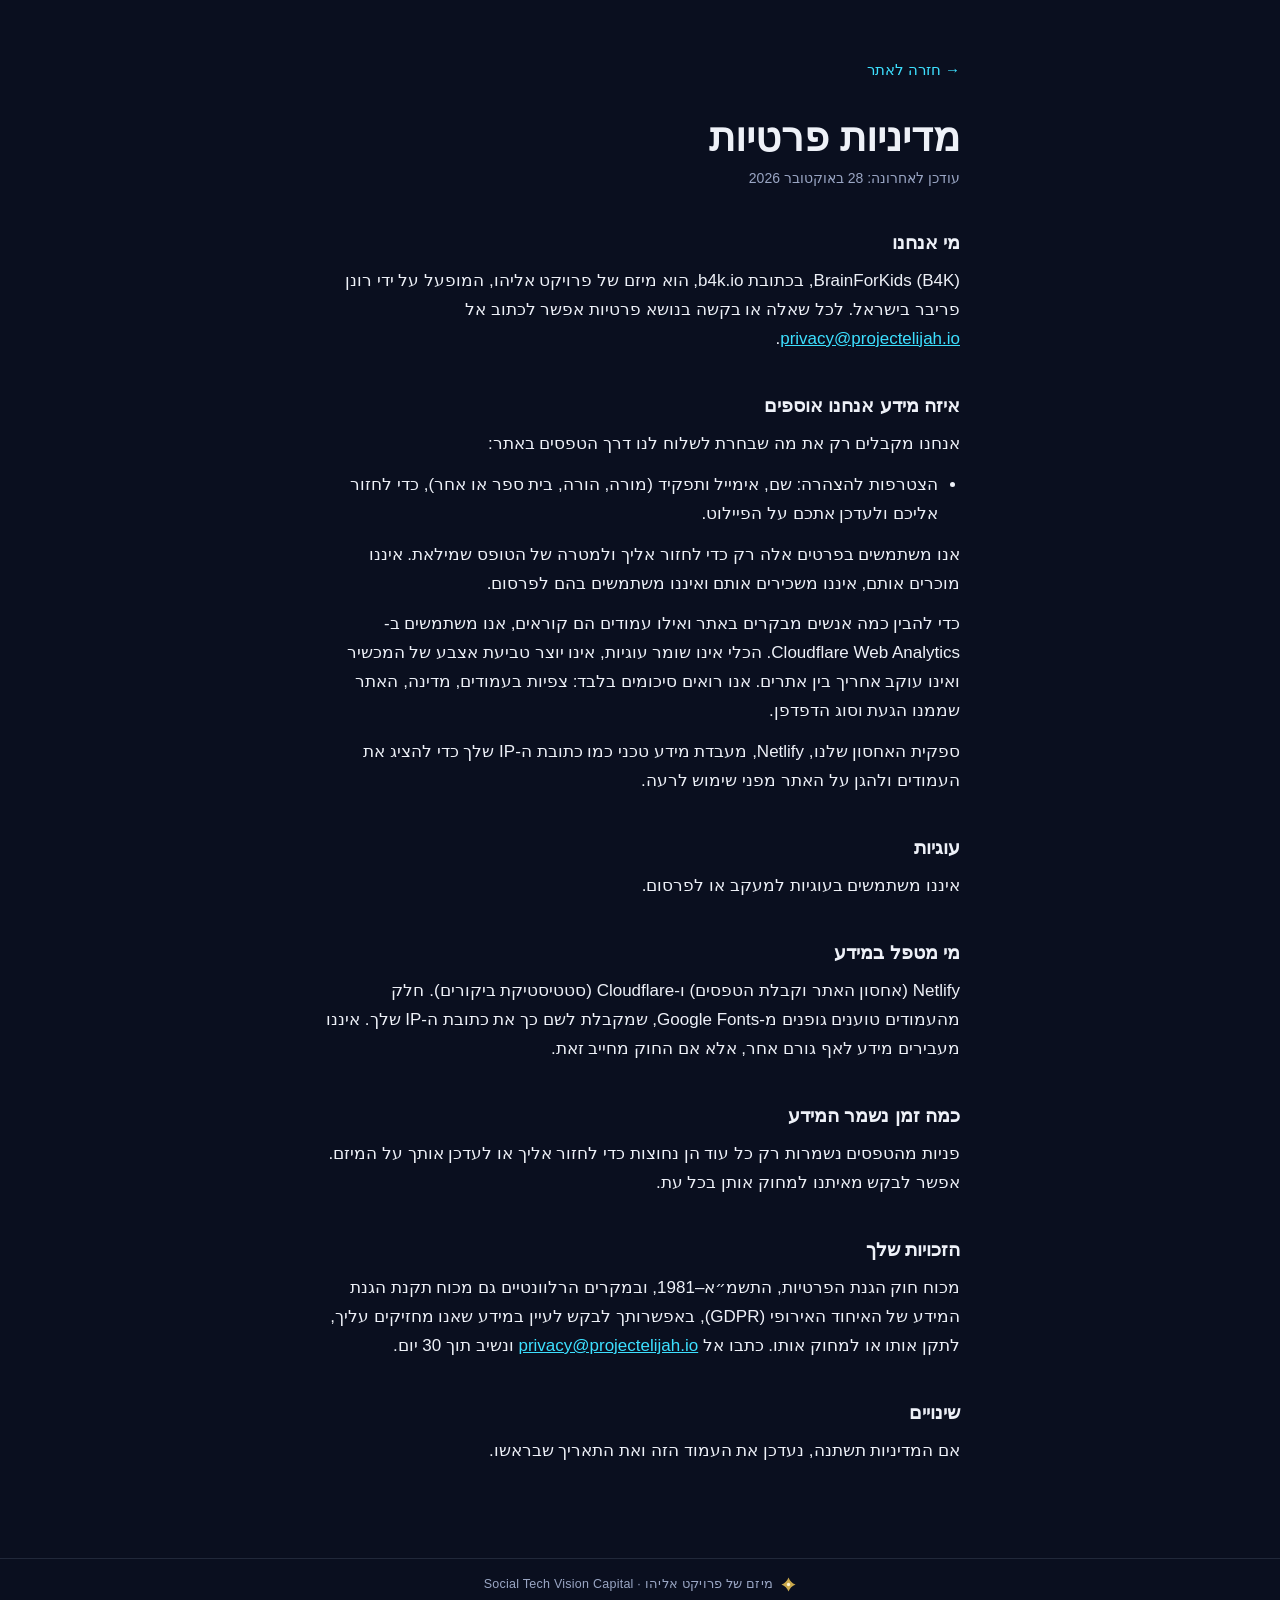
<file: site/privacy/index.html>
<!doctype html>
<html lang="he" dir="rtl">
<head>
<meta charset="utf-8">
<meta name="viewport" content="width=device-width, initial-scale=1">
<title>מדיניות פרטיות · BrainForKids (B4K)</title>
<meta name="robots" content="noindex, follow">
<link rel="canonical" href="https://b4k.io/privacy/">
<link rel="icon" href="/favicon.svg">
<style>
  :root { --bg:#0A0F1F; --fg:#EEF1F8; --accent:#3DE0FF; --muted:#9AA6C4; }
  * { box-sizing: border-box; }
  body { margin:0; background:var(--bg); color:var(--fg); font:17px/1.7 'Heebo','Arial Hebrew',Arial,sans-serif; }
  main { max-width:680px; margin:0 auto; padding:56px 20px 80px; }
  .back { color:var(--accent); text-decoration:none; font-size:15px; }
  .back:hover { text-decoration:underline; }
  h1 { font-size:clamp(28px,5vw,40px); line-height:1.2; margin:28px 0 6px; font-weight:600; }
  .date { color:var(--muted); font-size:14px; margin:0 0 32px; }
  h2 { font-size:19px; margin:36px 0 8px; font-weight:600; }
  p, li { margin:0 0 12px; }
  ul { padding-inline-start:22px; margin:0 0 12px; }
  a { color:var(--accent); }
  :focus-visible { outline:2px solid var(--accent); outline-offset:3px; }
  /* Project Elijah strip: the one link back to the hub, same on every venture site */
  .pe-strip-row { border-top:1px solid rgba(154,166,196,.16); padding:14px 20px 18px; text-align:center; }
  a.pe-strip { display:inline-flex; align-items:center; gap:8px; font-size:12.5px; line-height:1.5; letter-spacing:.02em; color:var(--muted); text-decoration:none; }
  a.pe-strip:hover, a.pe-strip:focus-visible { color:var(--fg); }
  a.pe-strip:focus-visible { outline:2px solid var(--accent); outline-offset:3px; border-radius:2px; }
  .pe-spark { flex:none; }
  .pe-strip > span { text-align:center; }
  .pe-nw { white-space:nowrap; }
</style>
</head>
<body>
<main>
  <a class="back" href="/">→ חזרה לאתר</a>
  <h1>מדיניות פרטיות</h1>
  <p class="date">עודכן לאחרונה: 28 באוקטובר 2026</p>
  <h2>מי אנחנו</h2><p>BrainForKids (B4K), בכתובת b4k.io, הוא מיזם של פרויקט אליהו, המופעל על ידי רונן פריבר בישראל. לכל שאלה או בקשה בנושא פרטיות אפשר לכתוב אל <a href="mailto:privacy@projectelijah.io">privacy@projectelijah.io</a>.</p><h2>איזה מידע אנחנו אוספים</h2><p>אנחנו מקבלים רק את מה שבחרת לשלוח לנו דרך הטפסים באתר:</p><ul><li>הצטרפות להצהרה: שם, אימייל ותפקיד (מורה, הורה, בית ספר או אחר), כדי לחזור אליכם ולעדכן אתכם על הפיילוט.</li></ul><p>אנו משתמשים בפרטים אלה רק כדי לחזור אליך ולמטרה של הטופס שמילאת. איננו מוכרים אותם, איננו משכירים אותם ואיננו משתמשים בהם לפרסום.</p><p>כדי להבין כמה אנשים מבקרים באתר ואילו עמודים הם קוראים, אנו משתמשים ב-Cloudflare Web Analytics. הכלי אינו שומר עוגיות, אינו יוצר טביעת אצבע של המכשיר ואינו עוקב אחריך בין אתרים. אנו רואים סיכומים בלבד: צפיות בעמודים, מדינה, האתר שממנו הגעת וסוג הדפדפן.</p><p>ספקית האחסון שלנו, Netlify, מעבדת מידע טכני כמו כתובת ה-IP שלך כדי להציג את העמודים ולהגן על האתר מפני שימוש לרעה.</p><h2>עוגיות</h2><p>איננו משתמשים בעוגיות למעקב או לפרסום.</p><h2>מי מטפל במידע</h2><p>Netlify (אחסון האתר וקבלת הטפסים) ו-Cloudflare (סטטיסטיקת ביקורים). חלק מהעמודים טוענים גופנים מ-Google Fonts, שמקבלת לשם כך את כתובת ה-IP שלך. איננו מעבירים מידע לאף גורם אחר, אלא אם החוק מחייב זאת.</p><h2>כמה זמן נשמר המידע</h2><p>פניות מהטפסים נשמרות רק כל עוד הן נחוצות כדי לחזור אליך או לעדכן אותך על המיזם. אפשר לבקש מאיתנו למחוק אותן בכל עת.</p><h2>הזכויות שלך</h2><p>מכוח חוק הגנת הפרטיות, התשמ״א–1981, ובמקרים הרלוונטיים גם מכוח תקנת הגנת המידע של האיחוד האירופי (GDPR), באפשרותך לבקש לעיין במידע שאנו מחזיקים עליך, לתקן אותו או למחוק אותו. כתבו אל <a href="mailto:privacy@projectelijah.io">privacy@projectelijah.io</a> ונשיב תוך 30 יום.</p><h2>שינויים</h2><p>אם המדיניות תשתנה, נעדכן את העמוד הזה ואת התאריך שבראשו.</p>
</main>
<footer><div class="pe-strip-row"><a class="pe-strip" href="https://projectelijah.io/" target="_blank" rel="noopener"><svg class="pe-spark" viewBox="0 0 64 64" width="15" height="15" aria-hidden="true" focusable="false"><path d="M32 2 Q40 24 62 32 Q40 40 32 62 Q24 40 2 32 Q24 24 32 2Z" fill="#c9a84c"/><circle cx="32" cy="32" r="7" fill="#fff4d0"/></svg><span><span class="pe-nw">מיזם של פרויקט אליהו</span> · <bdi lang="en" class="pe-nw">Social Tech Vision Capital</bdi></span></a></div></footer>
<!-- Cloudflare Web Analytics --><script defer src="https://static.cloudflareinsights.com/beacon.min.js" data-cf-beacon='{"token": "5d585088b4f0426c8270977f8dc5e5f5"}'></script><!-- End Cloudflare Web Analytics -->
</body>
</html>
</file>
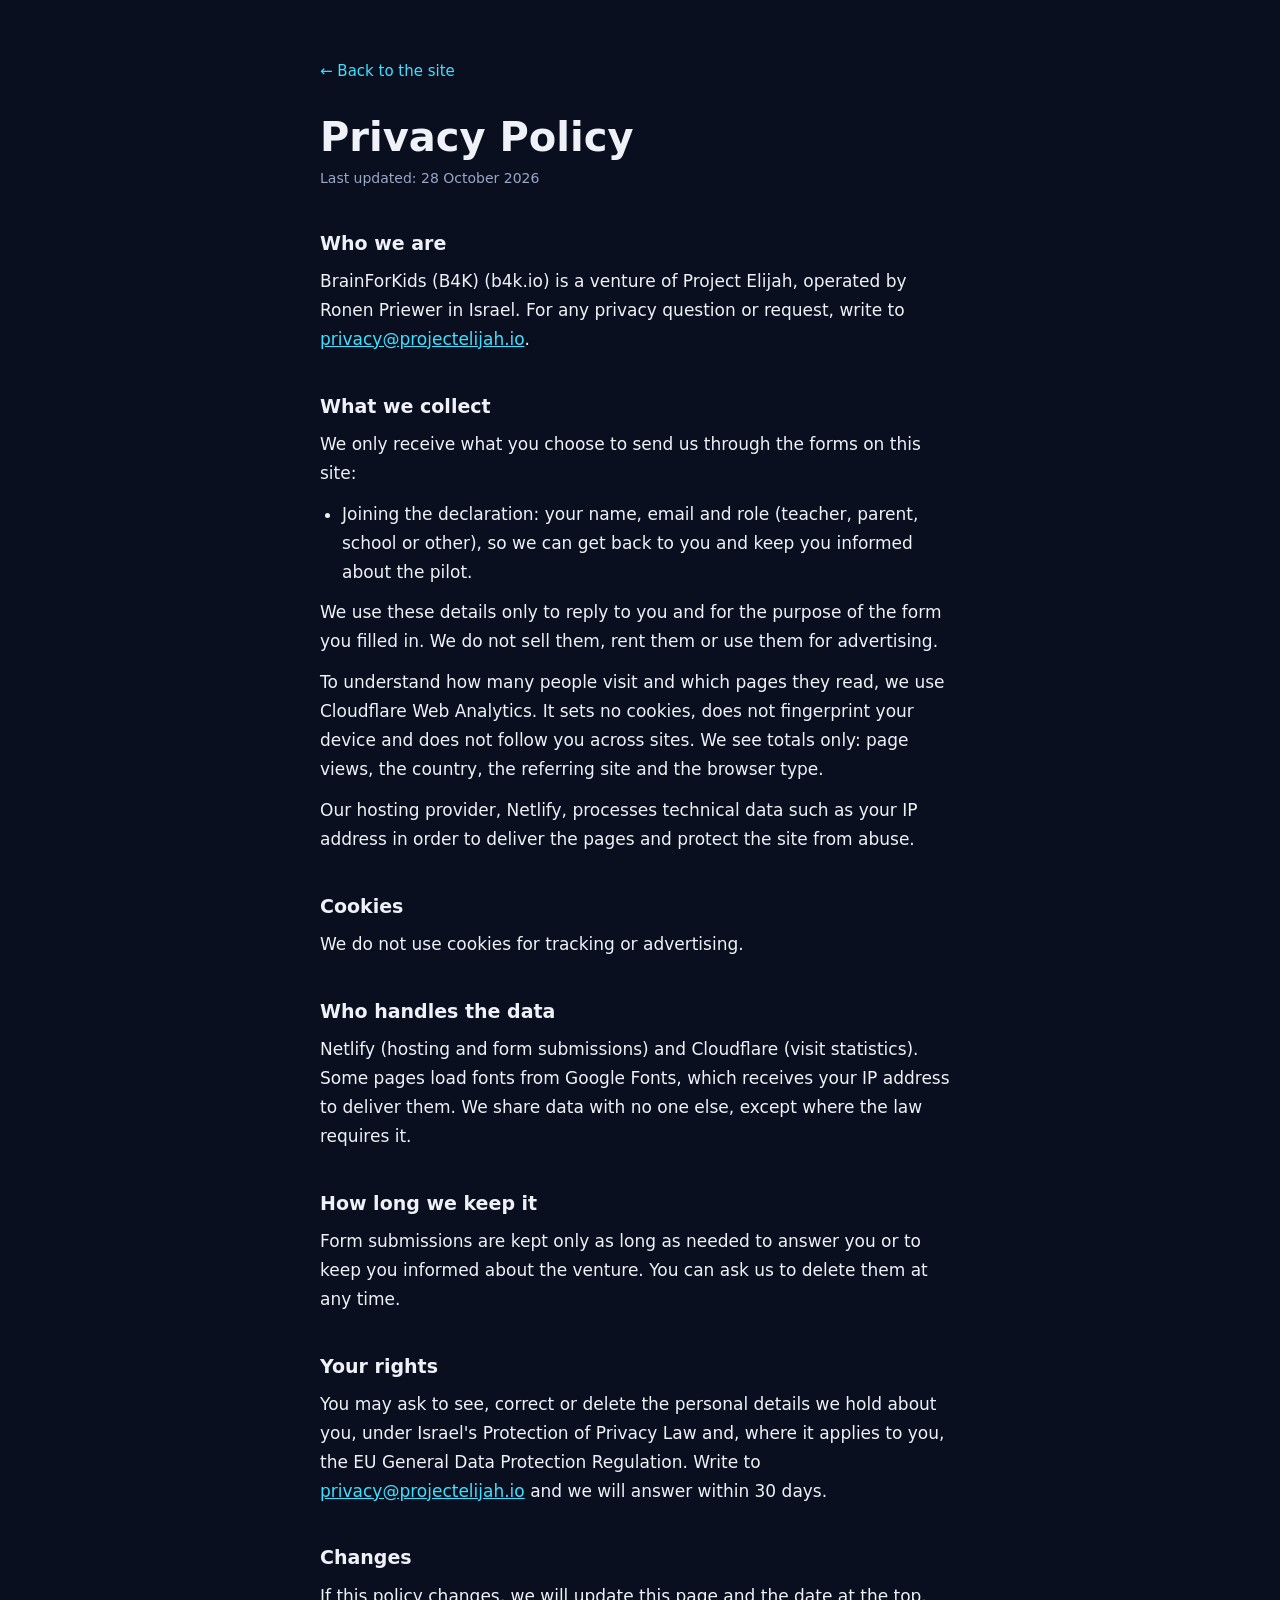
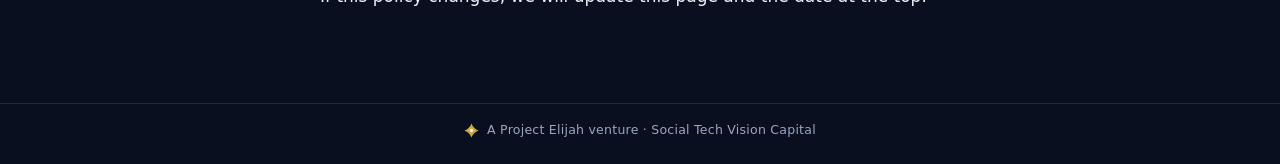
<file: site/en/privacy/index.html>
<!doctype html>
<html lang="en" dir="ltr">
<head>
<meta charset="utf-8">
<meta name="viewport" content="width=device-width, initial-scale=1">
<title>Privacy Policy · BrainForKids (B4K)</title>
<meta name="robots" content="noindex, follow">
<link rel="canonical" href="https://b4k.io/en/privacy/">
<link rel="icon" href="/favicon.svg">
<style>
  :root { --bg:#0A0F1F; --fg:#EEF1F8; --accent:#3DE0FF; --muted:#9AA6C4; }
  * { box-sizing: border-box; }
  body { margin:0; background:var(--bg); color:var(--fg); font:17px/1.7 system-ui,-apple-system,'Segoe UI',Arial,sans-serif; }
  main { max-width:680px; margin:0 auto; padding:56px 20px 80px; }
  .back { color:var(--accent); text-decoration:none; font-size:15px; }
  .back:hover { text-decoration:underline; }
  h1 { font-size:clamp(28px,5vw,40px); line-height:1.2; margin:28px 0 6px; font-weight:600; }
  .date { color:var(--muted); font-size:14px; margin:0 0 32px; }
  h2 { font-size:19px; margin:36px 0 8px; font-weight:600; }
  p, li { margin:0 0 12px; }
  ul { padding-inline-start:22px; margin:0 0 12px; }
  a { color:var(--accent); }
  :focus-visible { outline:2px solid var(--accent); outline-offset:3px; }
  /* Project Elijah strip: the one link back to the hub, same on every venture site */
  .pe-strip-row { border-top:1px solid rgba(154,166,196,.16); padding:14px 20px 18px; text-align:center; }
  a.pe-strip { display:inline-flex; align-items:center; gap:8px; font-size:12.5px; line-height:1.5; letter-spacing:.02em; color:var(--muted); text-decoration:none; }
  a.pe-strip:hover, a.pe-strip:focus-visible { color:var(--fg); }
  a.pe-strip:focus-visible { outline:2px solid var(--accent); outline-offset:3px; border-radius:2px; }
  .pe-spark { flex:none; }
  .pe-strip > span { text-align:center; }
  .pe-nw { white-space:nowrap; }
</style>
</head>
<body>
<main>
  <a class="back" href="/en/">← Back to the site</a>
  <h1>Privacy Policy</h1>
  <p class="date">Last updated: 28 October 2026</p>
  <h2>Who we are</h2><p>BrainForKids (B4K) (b4k.io) is a venture of Project Elijah, operated by Ronen Priewer in Israel. For any privacy question or request, write to <a href="mailto:privacy@projectelijah.io">privacy@projectelijah.io</a>.</p><h2>What we collect</h2><p>We only receive what you choose to send us through the forms on this site:</p><ul><li>Joining the declaration: your name, email and role (teacher, parent, school or other), so we can get back to you and keep you informed about the pilot.</li></ul><p>We use these details only to reply to you and for the purpose of the form you filled in. We do not sell them, rent them or use them for advertising.</p><p>To understand how many people visit and which pages they read, we use Cloudflare Web Analytics. It sets no cookies, does not fingerprint your device and does not follow you across sites. We see totals only: page views, the country, the referring site and the browser type.</p><p>Our hosting provider, Netlify, processes technical data such as your IP address in order to deliver the pages and protect the site from abuse.</p><h2>Cookies</h2><p>We do not use cookies for tracking or advertising.</p><h2>Who handles the data</h2><p>Netlify (hosting and form submissions) and Cloudflare (visit statistics). Some pages load fonts from Google Fonts, which receives your IP address to deliver them. We share data with no one else, except where the law requires it.</p><h2>How long we keep it</h2><p>Form submissions are kept only as long as needed to answer you or to keep you informed about the venture. You can ask us to delete them at any time.</p><h2>Your rights</h2><p>You may ask to see, correct or delete the personal details we hold about you, under Israel&#x27;s Protection of Privacy Law and, where it applies to you, the EU General Data Protection Regulation. Write to <a href="mailto:privacy@projectelijah.io">privacy@projectelijah.io</a> and we will answer within 30 days.</p><h2>Changes</h2><p>If this policy changes, we will update this page and the date at the top.</p>
</main>
<footer><div class="pe-strip-row"><a class="pe-strip" href="https://projectelijah.io/en/" target="_blank" rel="noopener"><svg class="pe-spark" viewBox="0 0 64 64" width="15" height="15" aria-hidden="true" focusable="false"><path d="M32 2 Q40 24 62 32 Q40 40 32 62 Q24 40 2 32 Q24 24 32 2Z" fill="#c9a84c"/><circle cx="32" cy="32" r="7" fill="#fff4d0"/></svg><span><span class="pe-nw">A Project Elijah venture</span> · <span class="pe-nw">Social Tech Vision Capital</span></span></a></div></footer>
<!-- Cloudflare Web Analytics --><script defer src="https://static.cloudflareinsights.com/beacon.min.js" data-cf-beacon='{"token": "5d585088b4f0426c8270977f8dc5e5f5"}'></script><!-- End Cloudflare Web Analytics -->
</body>
</html>
</file>
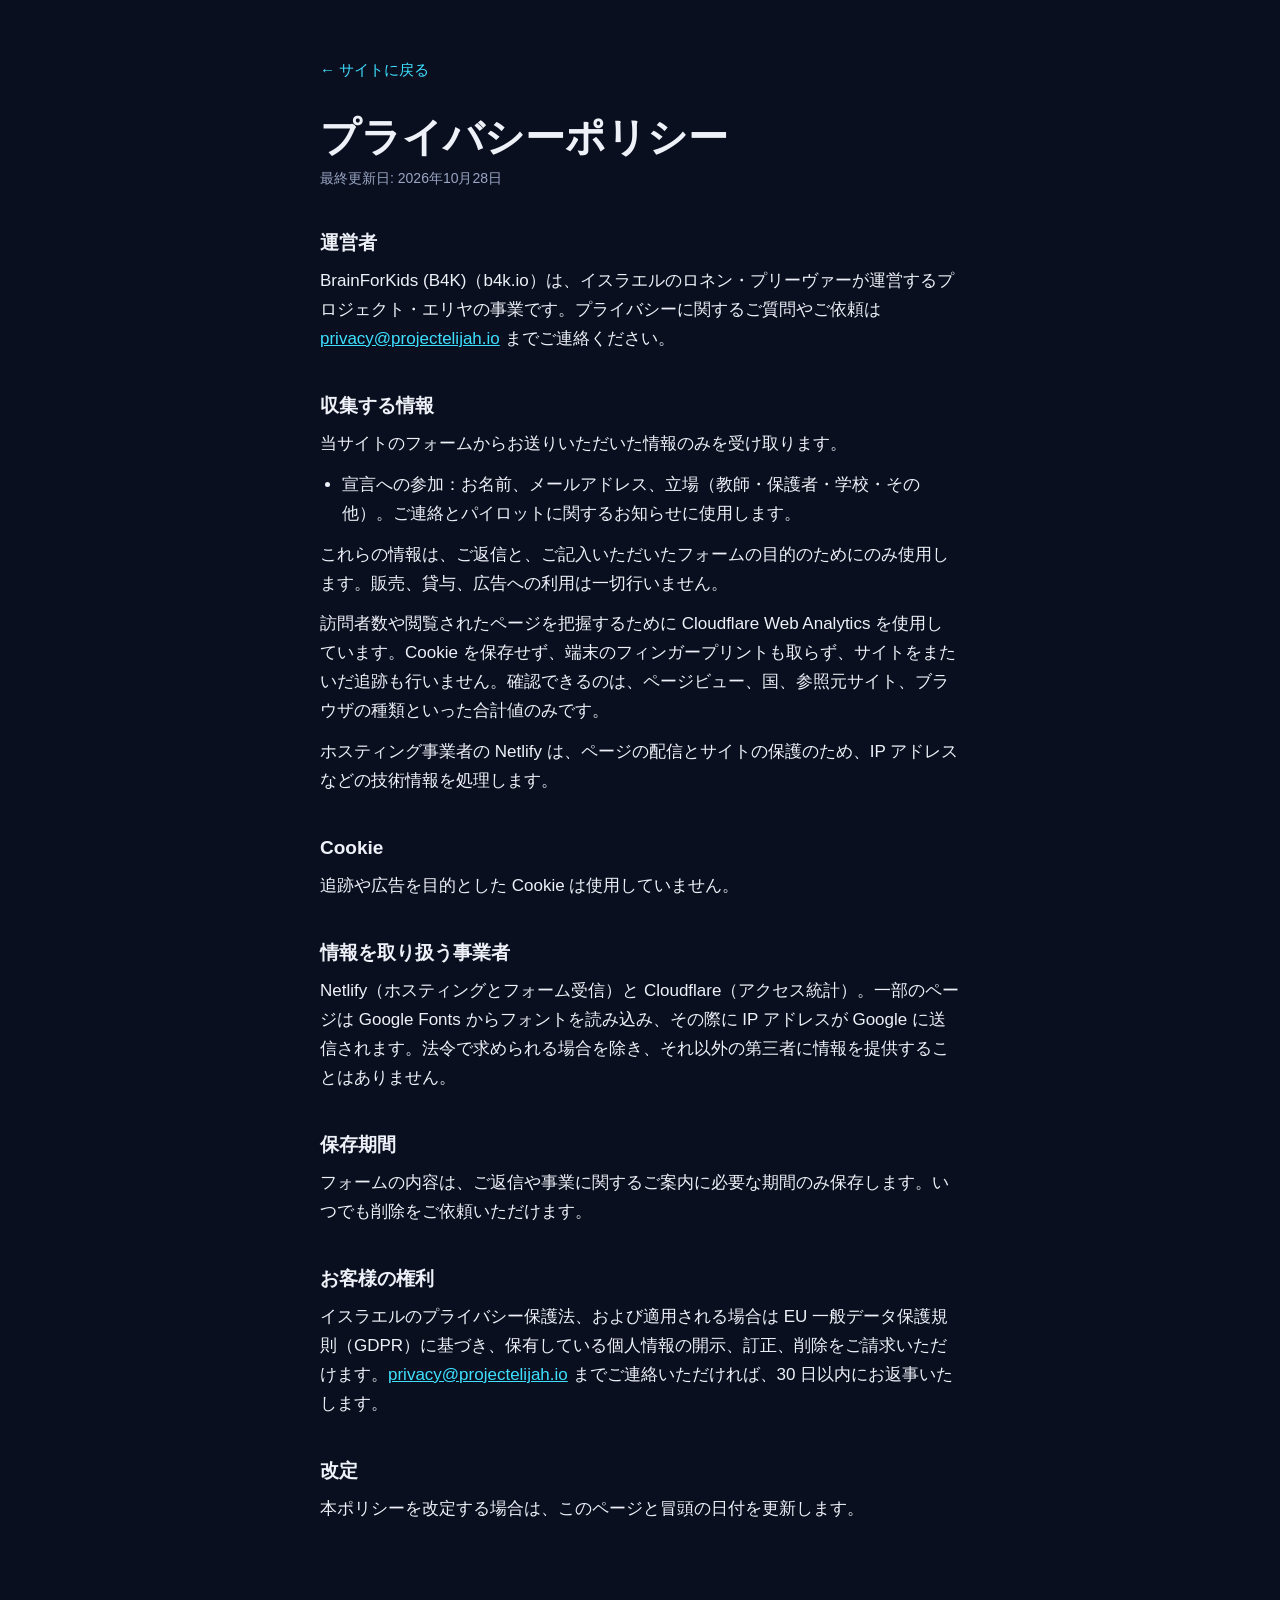
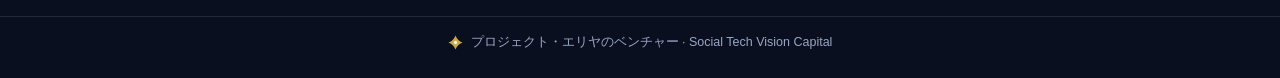
<file: site/ja/privacy/index.html>
<!doctype html>
<html lang="ja" dir="ltr">
<head>
<meta charset="utf-8">
<meta name="viewport" content="width=device-width, initial-scale=1">
<title>プライバシーポリシー · BrainForKids (B4K)</title>
<meta name="robots" content="noindex, follow">
<link rel="canonical" href="https://b4k.io/ja/privacy/">
<link rel="icon" href="/favicon.svg">
<style>
  :root { --bg:#0A0F1F; --fg:#EEF1F8; --accent:#3DE0FF; --muted:#9AA6C4; }
  * { box-sizing: border-box; }
  body { margin:0; background:var(--bg); color:var(--fg); font:17px/1.7 'Noto Sans JP','Hiragino Sans','Yu Gothic',sans-serif; }
  main { max-width:680px; margin:0 auto; padding:56px 20px 80px; }
  .back { color:var(--accent); text-decoration:none; font-size:15px; }
  .back:hover { text-decoration:underline; }
  h1 { font-size:clamp(28px,5vw,40px); line-height:1.2; margin:28px 0 6px; font-weight:600; }
  .date { color:var(--muted); font-size:14px; margin:0 0 32px; }
  h2 { font-size:19px; margin:36px 0 8px; font-weight:600; }
  p, li { margin:0 0 12px; }
  ul { padding-inline-start:22px; margin:0 0 12px; }
  a { color:var(--accent); }
  :focus-visible { outline:2px solid var(--accent); outline-offset:3px; }
  /* Project Elijah strip: the one link back to the hub, same on every venture site */
  .pe-strip-row { border-top:1px solid rgba(154,166,196,.16); padding:14px 20px 18px; text-align:center; }
  a.pe-strip { display:inline-flex; align-items:center; gap:8px; font-size:12.5px; line-height:1.5; color:var(--muted); text-decoration:none; }
  a.pe-strip:hover, a.pe-strip:focus-visible { color:var(--fg); }
  a.pe-strip:focus-visible { outline:2px solid var(--accent); outline-offset:3px; border-radius:2px; }
  .pe-spark { flex:none; }
  .pe-strip > span { text-align:center; }
  .pe-nw { white-space:nowrap; }
</style>
</head>
<body>
<main>
  <a class="back" href="/ja/">← サイトに戻る</a>
  <h1>プライバシーポリシー</h1>
  <p class="date">最終更新日: 2026年10月28日</p>
  <h2>運営者</h2><p>BrainForKids (B4K)（b4k.io）は、イスラエルのロネン・プリーヴァーが運営するプロジェクト・エリヤの事業です。プライバシーに関するご質問やご依頼は <a href="mailto:privacy@projectelijah.io">privacy@projectelijah.io</a> までご連絡ください。</p><h2>収集する情報</h2><p>当サイトのフォームからお送りいただいた情報のみを受け取ります。</p><ul><li>宣言への参加：お名前、メールアドレス、立場（教師・保護者・学校・その他）。ご連絡とパイロットに関するお知らせに使用します。</li></ul><p>これらの情報は、ご返信と、ご記入いただいたフォームの目的のためにのみ使用します。販売、貸与、広告への利用は一切行いません。</p><p>訪問者数や閲覧されたページを把握するために Cloudflare Web Analytics を使用しています。Cookie を保存せず、端末のフィンガープリントも取らず、サイトをまたいだ追跡も行いません。確認できるのは、ページビュー、国、参照元サイト、ブラウザの種類といった合計値のみです。</p><p>ホスティング事業者の Netlify は、ページの配信とサイトの保護のため、IP アドレスなどの技術情報を処理します。</p><h2>Cookie</h2><p>追跡や広告を目的とした Cookie は使用していません。</p><h2>情報を取り扱う事業者</h2><p>Netlify（ホスティングとフォーム受信）と Cloudflare（アクセス統計）。一部のページは Google Fonts からフォントを読み込み、その際に IP アドレスが Google に送信されます。法令で求められる場合を除き、それ以外の第三者に情報を提供することはありません。</p><h2>保存期間</h2><p>フォームの内容は、ご返信や事業に関するご案内に必要な期間のみ保存します。いつでも削除をご依頼いただけます。</p><h2>お客様の権利</h2><p>イスラエルのプライバシー保護法、および適用される場合は EU 一般データ保護規則（GDPR）に基づき、保有している個人情報の開示、訂正、削除をご請求いただけます。<a href="mailto:privacy@projectelijah.io">privacy@projectelijah.io</a> までご連絡いただければ、30 日以内にお返事いたします。</p><h2>改定</h2><p>本ポリシーを改定する場合は、このページと冒頭の日付を更新します。</p>
</main>
<footer><div class="pe-strip-row"><a class="pe-strip" href="https://projectelijah.io/ja/" target="_blank" rel="noopener"><svg class="pe-spark" viewBox="0 0 64 64" width="15" height="15" aria-hidden="true" focusable="false"><path d="M32 2 Q40 24 62 32 Q40 40 32 62 Q24 40 2 32 Q24 24 32 2Z" fill="#c9a84c"/><circle cx="32" cy="32" r="7" fill="#fff4d0"/></svg><span><span class="pe-nw">プロジェクト・エリヤのベンチャー</span> · <span class="pe-nw">Social Tech Vision Capital</span></span></a></div></footer>
<!-- Cloudflare Web Analytics --><script defer src="https://static.cloudflareinsights.com/beacon.min.js" data-cf-beacon='{"token": "5d585088b4f0426c8270977f8dc5e5f5"}'></script><!-- End Cloudflare Web Analytics -->
</body>
</html>
</file>
